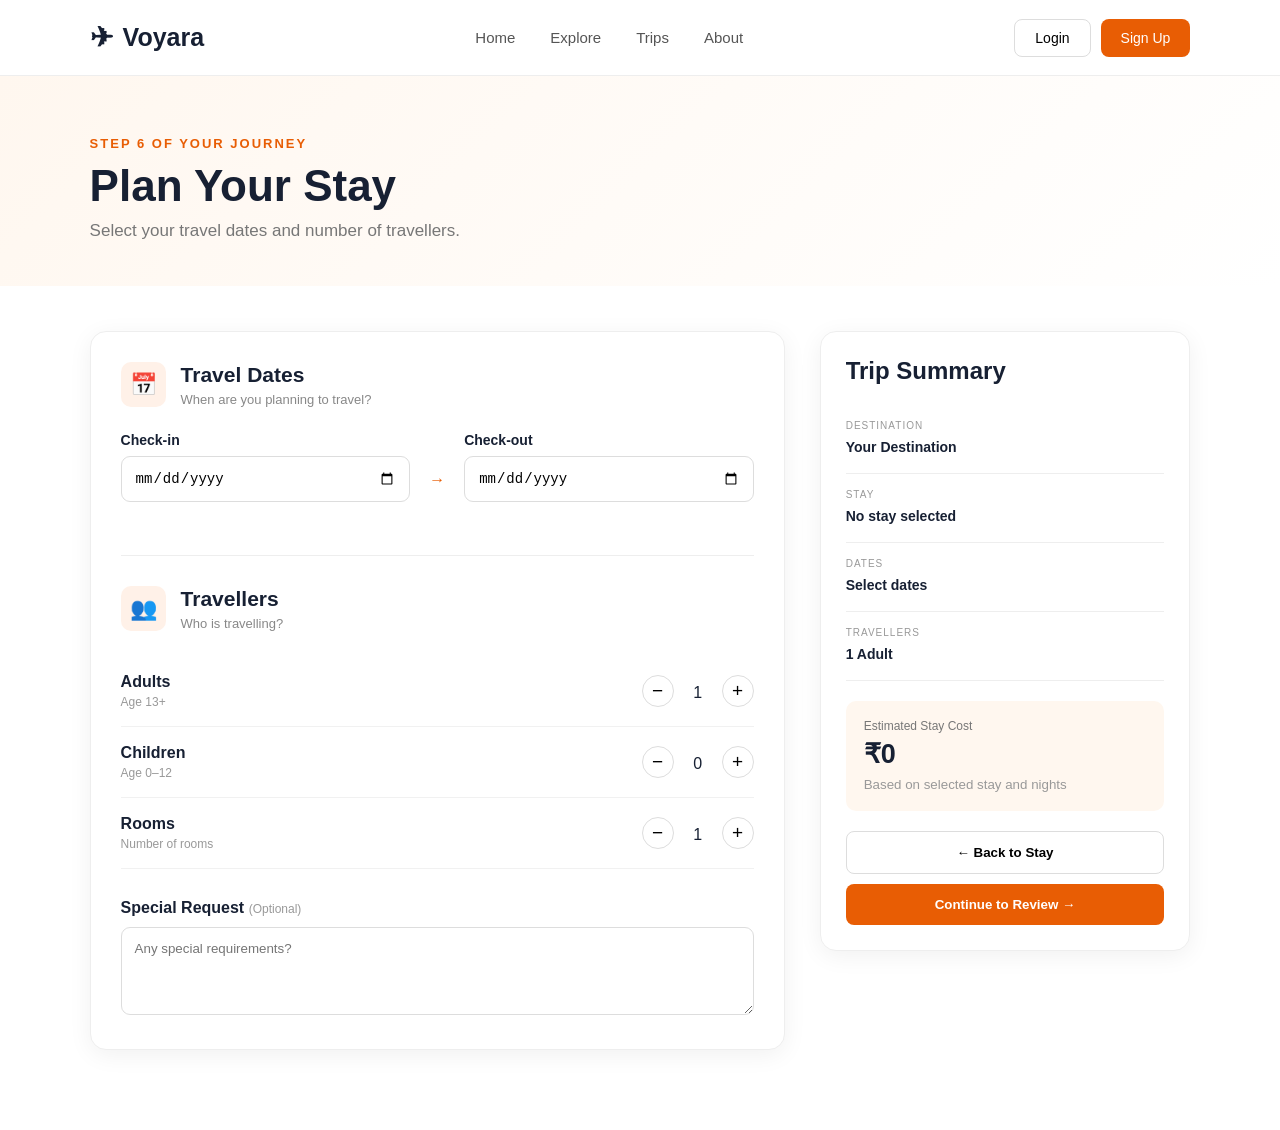
<file: dates.html>
<!DOCTYPE html>
<html lang="en">

<head>

    <meta charset="UTF-8">

    <meta
        name="viewport"
        content="width=device-width, initial-scale=1.0"
    >

    <title>Voyara - Trip Dates</title>

    <link
        rel="stylesheet"
        href="css/style.css"
    >

    <link
        rel="stylesheet"
        href="css/dates.css"
    >

</head>


<body>


<!-- =========================================
     NAVBAR
========================================= -->

<header class="navbar">

    <div class="logo">

        <span class="logo-icon">
            ✈
        </span>

        <span>
            Voyara
        </span>

    </div>


    <nav class="nav-links">

        <a href="index.html">
            Home
        </a>

        <a href="#">
            Explore
        </a>

        <a href="#">
            Trips
        </a>

        <a href="#">
            About
        </a>

    </nav>


    <div class="nav-actions">

        <button class="login-btn">
            Login
        </button>

        <button class="signup-btn">
            Sign Up
        </button>

    </div>

</header>



<!-- =========================================
     PAGE HEADER
========================================= -->

<section class="dates-header">

    <div class="dates-container">

        <p class="section-label">
            STEP 6 OF YOUR JOURNEY
        </p>

        <h1>
            Plan Your Stay
        </h1>

        <p>
            Select your travel dates and number
            of travellers.
        </p>

    </div>

</section>



<!-- =========================================
     MAIN
========================================= -->

<main class="dates-container dates-main">


    <!-- =====================================
         LEFT SIDE
    ====================================== -->

    <section class="dates-card">

        <div class="card-heading">

            <span class="heading-icon">
                📅
            </span>

            <div>

                <h2>
                    Travel Dates
                </h2>

                <p>
                    When are you planning to travel?
                </p>

            </div>

        </div>



        <!-- DATES -->

        <div class="date-fields">


            <div class="date-field">

                <label for="checkIn">
                    Check-in
                </label>

                <input
                    type="date"
                    id="checkIn"
                >

            </div>


            <div class="date-arrow">
                →
            </div>


            <div class="date-field">

                <label for="checkOut">
                    Check-out
                </label>

                <input
                    type="date"
                    id="checkOut"
                >

            </div>

        </div>


        <p
            id="dateError"
            class="error-message"
        ></p>



        <!-- =================================
             GUESTS
        ================================== -->

        <div class="guest-section">

            <div class="card-heading">

                <span class="heading-icon">
                    👥
                </span>

                <div>

                    <h2>
                        Travellers
                    </h2>

                    <p>
                        Who is travelling?
                    </p>

                </div>

            </div>



            <!-- ADULTS -->

            <div class="guest-row">

                <div>

                    <strong>
                        Adults
                    </strong>

                    <span>
                        Age 13+
                    </span>

                </div>


                <div class="counter">

                    <button
                        class="counter-btn"
                        data-type="adults"
                        data-action="decrease"
                    >
                        −
                    </button>


                    <span id="adultCount">
                        1
                    </span>


                    <button
                        class="counter-btn"
                        data-type="adults"
                        data-action="increase"
                    >
                        +
                    </button>

                </div>

            </div>



            <!-- CHILDREN -->

            <div class="guest-row">

                <div>

                    <strong>
                        Children
                    </strong>

                    <span>
                        Age 0–12
                    </span>

                </div>


                <div class="counter">

                    <button
                        class="counter-btn"
                        data-type="children"
                        data-action="decrease"
                    >
                        −
                    </button>


                    <span id="childCount">
                        0
                    </span>


                    <button
                        class="counter-btn"
                        data-type="children"
                        data-action="increase"
                    >
                        +
                    </button>

                </div>

            </div>



            <!-- ROOMS -->

            <div class="guest-row">

                <div>

                    <strong>
                        Rooms
                    </strong>

                    <span>
                        Number of rooms
                    </span>

                </div>


                <div class="counter">

                    <button
                        class="counter-btn"
                        data-type="rooms"
                        data-action="decrease"
                    >
                        −
                    </button>


                    <span id="roomCount">
                        1
                    </span>


                    <button
                        class="counter-btn"
                        data-type="rooms"
                        data-action="increase"
                    >
                        +
                    </button>

                </div>

            </div>

        </div>



        <!-- SPECIAL REQUEST -->

        <div class="request-section">

            <label for="specialRequest">
                Special Request
                <span>(Optional)</span>
            </label>

            <textarea
                id="specialRequest"
                rows="4"
                placeholder="Any special requirements?"
            ></textarea>

        </div>


    </section>



    <!-- =====================================
         RIGHT SIDE
    ====================================== -->

    <aside class="trip-preview">

        <h2>
            Trip Summary
        </h2>


        <!-- DESTINATION -->

        <div class="preview-section">

            <span>
                DESTINATION
            </span>

            <strong id="destinationPreview">
                —
            </strong>

        </div>



        <!-- STAY -->

        <div class="preview-section">

            <span>
                STAY
            </span>

            <strong id="stayPreview">
                —
            </strong>

        </div>



        <!-- DATES -->

        <div class="preview-section">

            <span>
                DATES
            </span>

            <strong id="datePreview">
                Select dates
            </strong>

        </div>



        <!-- TRAVELLERS -->

        <div class="preview-section">

            <span>
                TRAVELLERS
            </span>

            <strong id="travellerPreview">
                1 Adult
            </strong>

        </div>



        <!-- ESTIMATE -->

        <div class="estimate-box">

            <span>
                Estimated Stay Cost
            </span>

            <strong id="estimatedCost">
                ₹0
            </strong>

            <small>
                Based on selected stay and nights
            </small>

        </div>



        <!-- BUTTONS -->

        <button
            id="backToStay"
            class="back-button"
        >
            ← Back to Stay
        </button>


        <button
            id="continueReview"
            class="continue-button"
        >
            Continue to Review →
        </button>


    </aside>

</main>



<script src="js/data.js"></script>

<script src="js/dates.js"></script>

</body>

</html>
</file>
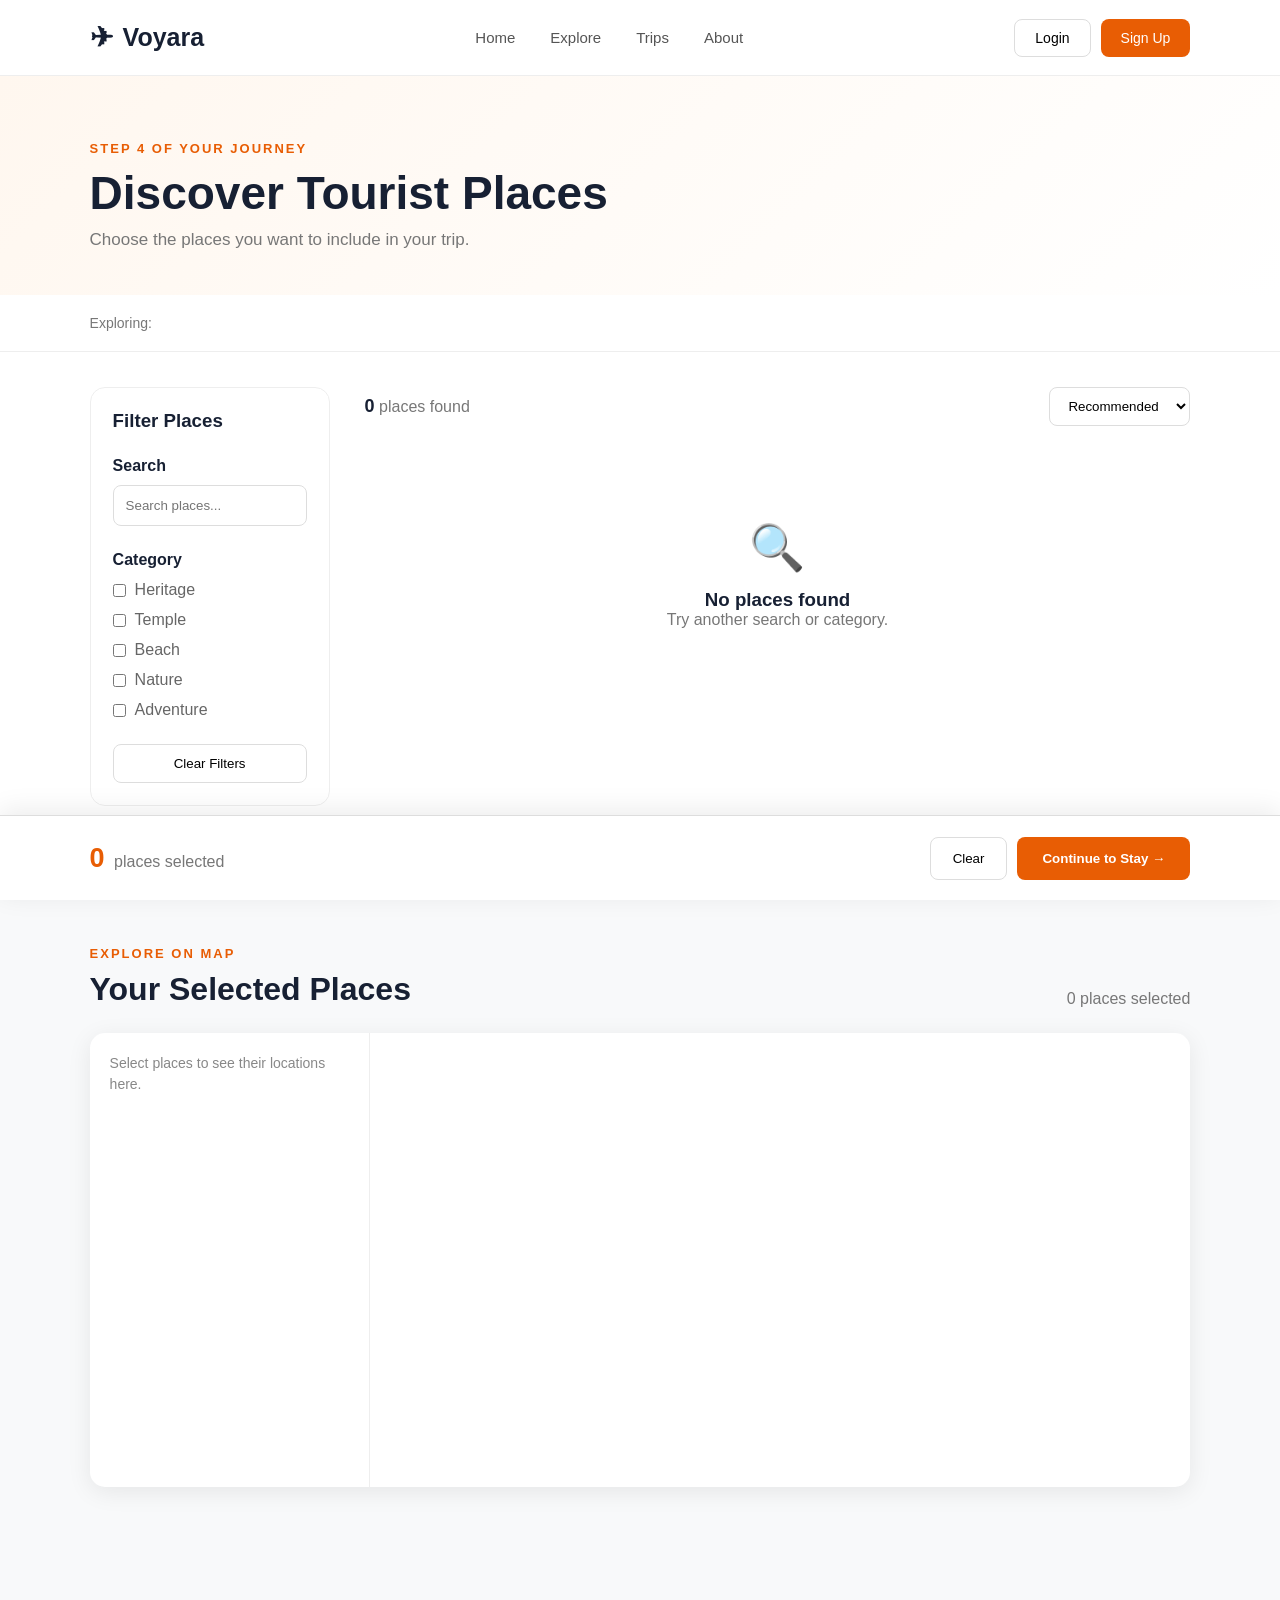
<file: places.html>
<!DOCTYPE html>
<html lang="en">

<head>

    <meta charset="UTF-8">

    <meta
        name="viewport"
        content="width=device-width, initial-scale=1.0"
    >

    <title>Voyara - Tourist Places</title>

    <link
        rel="stylesheet"
        href="css/style.css"
    >

    <link
        rel="stylesheet"
        href="css/places.css"
    >

</head>

<body>


<!-- =========================================
     NAVBAR
========================================= -->

<header class="navbar">

    <div class="logo">

        <span class="logo-icon">✈</span>

        <span>
            Voyara
        </span>

    </div>


    <nav class="nav-links">

        <a href="index.html">
            Home
        </a>

        <a href="#">
            Explore
        </a>

        <a href="#">
            Trips
        </a>

        <a href="#">
            About
        </a>

    </nav>


    <div class="nav-actions">

        <button class="login-btn">
            Login
        </button>

        <button class="signup-btn">
            Sign Up
        </button>

    </div>

</header>



<!-- =========================================
     PAGE HEADER
========================================= -->

<section class="places-header">

    <div>

        <p class="section-label">
            STEP 4 OF YOUR JOURNEY
        </p>

        <h1>
            Discover Tourist Places
        </h1>

        <p>
            Choose the places you want to
            include in your trip.
        </p>

    </div>

</section>



<!-- =========================================
     SELECTED DESTINATIONS
========================================= -->

<section class="selected-destination-section">

    <div class="places-container">

        <div class="selected-destination-info">

            <span>
                Exploring:
            </span>

            <div
                id="selectedDestinationNames"
                class="destination-pills"
            ></div>

        </div>

    </div>

</section>



<!-- =========================================
     MAIN CONTENT
========================================= -->

<main class="places-container places-main">


    <!-- =====================================
         LEFT FILTER SIDEBAR
    ====================================== -->

    <aside class="places-sidebar">

        <h3>
            Filter Places
        </h3>


        <div class="filter-group">

            <label>
                Search
            </label>

            <input
                type="text"
                id="placeSearch"
                placeholder="Search places..."
            >

        </div>


        <div class="filter-group">

            <label>
                Category
            </label>


            <label class="checkbox-option">

                <input
                    type="checkbox"
                    value="heritage"
                    class="category-filter"
                >

                Heritage

            </label>


            <label class="checkbox-option">

                <input
                    type="checkbox"
                    value="temple"
                    class="category-filter"
                >

                Temple

            </label>


            <label class="checkbox-option">

                <input
                    type="checkbox"
                    value="beach"
                    class="category-filter"
                >

                Beach

            </label>


            <label class="checkbox-option">

                <input
                    type="checkbox"
                    value="nature"
                    class="category-filter"
                >

                Nature

            </label>


            <label class="checkbox-option">

                <input
                    type="checkbox"
                    value="adventure"
                    class="category-filter"
                >

                Adventure

            </label>

        </div>


        <button
            id="clearFilters"
            class="clear-filter-btn"
        >
            Clear Filters
        </button>

    </aside>



    <!-- =====================================
         RIGHT CONTENT
    ====================================== -->

    <section class="places-content">


        <div class="places-toolbar">

            <div>

                <strong id="placesCount">
                    0
                </strong>

                places found

            </div>


            <select id="sortPlaces">

                <option value="recommended">
                    Recommended
                </option>

                <option value="rating">
                    Highest Rated
                </option>

                <option value="name">
                    Name A-Z
                </option>

            </select>

        </div>



        <!-- PLACE CARDS -->

        <div
            id="placesGrid"
            class="places-grid"
        ></div>


    </section>

</main>



<!-- =========================================
     MAP SECTION
========================================= -->

<section class="map-section">

    <div class="places-container">

        <div class="map-heading">

            <div>

                <p class="section-label">
                    EXPLORE ON MAP
                </p>

                <h2>
                    Your Selected Places
                </h2>

            </div>


            <span id="mapPlaceCount">
                0 places selected
            </span>

        </div>


        <div class="map-wrapper">

            <div
                id="mapMarkers"
                class="map-marker-list"
            >

                <p class="map-placeholder">
                    Select places to see them here.
                </p>

            </div>


            <div class="map-frame">

                <iframe
                    id="mapFrame"
                    src="about:blank"
                    loading="lazy"
                    title="Tourist places map"
                >
                </iframe>

            </div>

        </div>

    </div>

</section>



<!-- =========================================
     BOTTOM SELECTION BAR
========================================= -->

<div class="places-selection-bar">

    <div>

        <strong id="selectedPlaceCount">
            0
        </strong>

        <span>
            places selected
        </span>

    </div>


    <div class="place-actions">

        <button
            id="clearPlaces"
            class="clear-btn"
        >
            Clear
        </button>


        <button
            id="continueStay"
            class="continue-btn"
        >
            Continue to Stay →
        </button>

    </div>

</div>



<script src="js/data.js"></script>

<script src="js/places.js"></script>

</body>

</html>
</file>
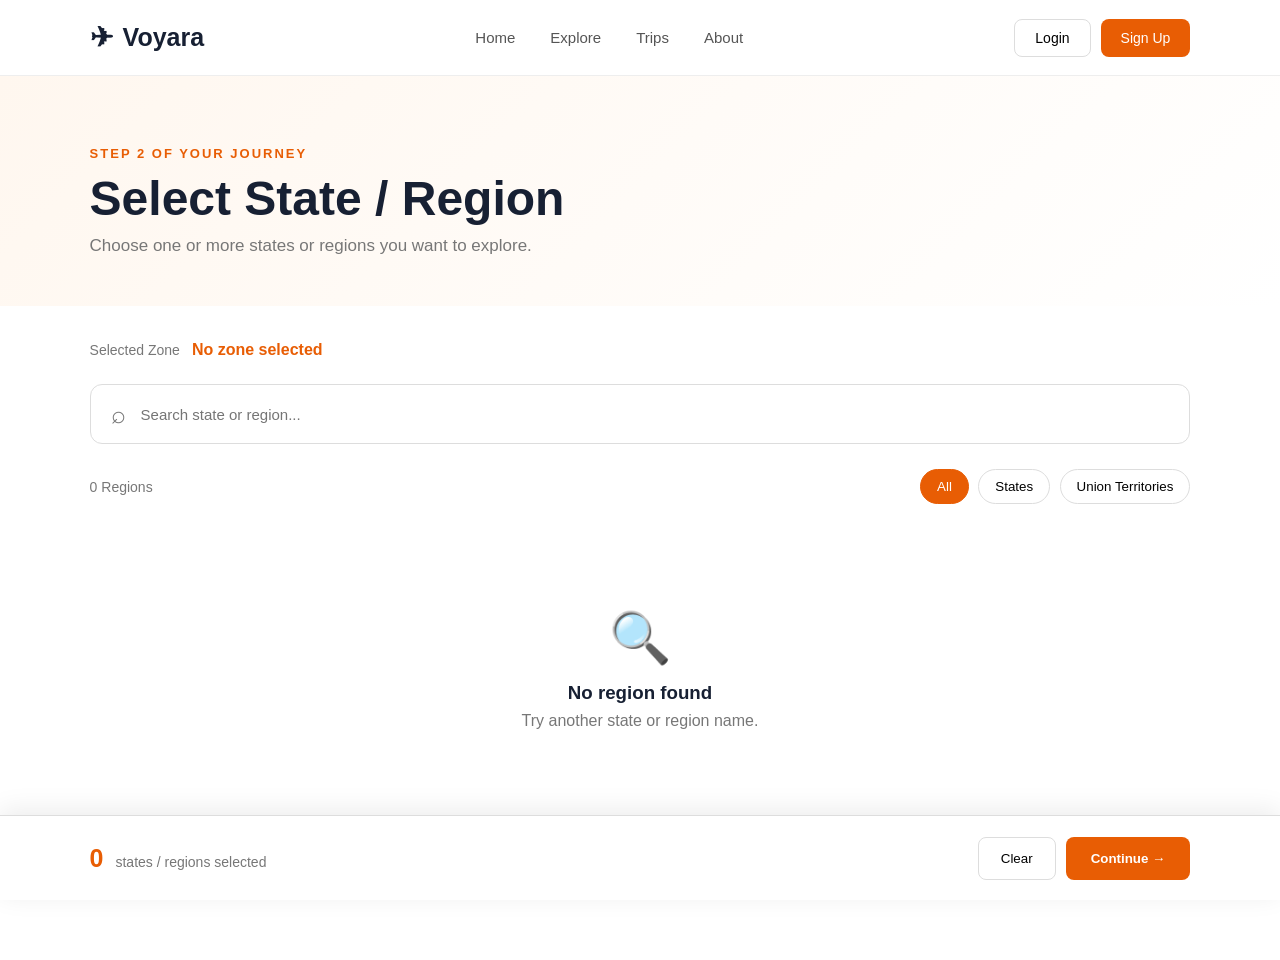
<file: zones.html>
<!DOCTYPE html>
<html lang="en">

<head>

    <meta charset="UTF-8">

    <meta
        name="viewport"
        content="width=device-width, initial-scale=1.0"
    >

    <title>Voyara - Select Region</title>

    <link
        rel="stylesheet"
        href="css/style.css"
    >

    <link
        rel="stylesheet"
        href="css/zones.css"
    >

</head>


<body>


<!-- ================= NAVBAR ================= -->

<header class="navbar">

    <div class="logo">
        <span class="logo-icon">✈</span>
        <span>Voyara</span>
    </div>

    <nav class="nav-links">

        <a href="index.html">
            Home
        </a>

        <a href="#">
            Explore
        </a>

        <a href="#">
            Trips
        </a>

        <a href="#">
            About
        </a>

    </nav>

    <div class="nav-actions">

        <button class="login-btn">
            Login
        </button>

        <button class="signup-btn">
            Sign Up
        </button>

    </div>

</header>


<!-- ================= PAGE HEADER ================= -->

<section class="region-header">

    <div>

        <p class="section-label">
            STEP 2 OF YOUR JOURNEY
        </p>

        <h1>
            Select State / Region
        </h1>

        <p>
            Choose one or more states or regions
            you want to explore.
        </p>

    </div>

</section>


<!-- ================= MAIN ================= -->

<main class="region-container">


    <!-- SELECTED ZONE -->

    <div class="selected-zone">

        <span>
            Selected Zone
        </span>

        <strong id="zoneName">
            Loading...
        </strong>

    </div>


    <!-- SEARCH -->

    <div class="region-search">

        <span>⌕</span>

        <input
            type="text"
            id="regionSearch"
            placeholder="Search state or region..."
        >

    </div>


    <!-- FILTER -->

    <div class="region-toolbar">

        <div>

            <span id="resultCount">
                0 Regions
            </span>

        </div>

        <div>

            <button
                class="filter-btn active"
                data-filter="all"
            >
                All
            </button>

            <button
                class="filter-btn"
                data-filter="State"
            >
                States
            </button>

            <button
                class="filter-btn"
                data-filter="Union Territory"
            >
                Union Territories
            </button>

        </div>

    </div>


    <!-- REGION CARDS -->

    <div
        class="regions-grid"
        id="regionsContainer"
    ></div>


</main>


<!-- ================= BOTTOM BAR ================= -->

<div class="selection-bar">

    <div>

        <strong id="selectedCount">
            0
        </strong>

        <span>
            states / regions selected
        </span>

    </div>


    <div class="selection-actions">

        <button
            id="clearSelection"
            class="clear-btn"
        >
            Clear
        </button>

        <button
            id="continueBtn"
            class="continue-btn"
        >
            Continue →
        </button>

    </div>

</div>


<script src="js/data.js"></script>
<script src="js/zones.js"></script>

</body>

</html>
</file>
<file: css/style.css>
/* =========================================
   RESET
========================================= */

* {
    margin: 0;
    padding: 0;
    box-sizing: border-box;
}


html {
    scroll-behavior: smooth;
}


body {
    font-family:
        Arial,
        Helvetica,
        sans-serif;

    background: #ffffff;

    color: #172033;
}


/* =========================================
   NAVBAR
========================================= */

.navbar {

    width: 100%;

    height: 76px;

    padding: 0 7%;

    display: flex;

    align-items: center;

    justify-content: space-between;

    background: white;

    border-bottom: 1px solid #eeeeee;

    position: sticky;

    top: 0;

    z-index: 1000;
}


.logo {

    display: flex;

    align-items: center;

    gap: 10px;

    font-size: 25px;

    font-weight: 700;

    color: #172033;
}


.logo-icon {

    font-size: 28px;
}


.nav-links {

    display: flex;

    gap: 35px;
}


.nav-links a {

    text-decoration: none;

    color: #555;

    font-size: 15px;

    transition: 0.3s;
}


.nav-links a:hover {

    color: #e85d04;
}


.nav-actions {

    display: flex;

    gap: 10px;
}


.login-btn,
.signup-btn {

    padding: 10px 20px;

    border-radius: 8px;

    cursor: pointer;

    font-size: 14px;
}


.login-btn {

    border: 1px solid #ddd;

    background: white;
}


.signup-btn {

    border: none;

    background: #e85d04;

    color: white;
}


/* =========================================
   HERO
========================================= */

.hero {

    min-height: 620px;

    position: relative;

    display: flex;

    align-items: center;

    background-image:
        url(
        "https://images.unsplash.com/photo-1524492412937-b28074a5d7da?auto=format&fit=crop&w=1800&q=85"
        );

    background-size: cover;

    background-position: center;
}


.hero-overlay {

    position: absolute;

    inset: 0;

    background:
        linear-gradient(
            90deg,
            rgba(0,0,0,0.75),
            rgba(0,0,0,0.35),
            rgba(0,0,0,0.15)
        );
}


.hero-content {

    position: relative;

    z-index: 2;

    width: 86%;

    max-width: 1200px;

    margin: auto;

    color: white;
}


.hero-small-title {

    letter-spacing: 3px;

    font-size: 13px;

    margin-bottom: 18px;
}


.hero h1 {

    font-size: clamp(45px, 6vw, 76px);

    line-height: 1.05;

    margin-bottom: 25px;
}


.hero h1 span {

    color: #ff9f1c;
}


.hero-description {

    max-width: 600px;

    font-size: 18px;

    line-height: 1.7;

    color: #f0f0f0;

    margin-bottom: 35px;
}


/* =========================================
   SEARCH BOX
========================================= */

.search-box {

    width: 700px;

    max-width: 100%;

    background: white;

    border-radius: 12px;

    padding: 7px;

    display: flex;

    align-items: center;

    box-shadow:
        0 15px 40px
        rgba(0,0,0,0.2);
}


.search-icon {

    color: #777;

    font-size: 25px;

    padding-left: 15px;
}


.search-box input {

    flex: 1;

    border: none;

    outline: none;

    padding: 16px;

    font-size: 15px;
}


.search-box button {

    border: none;

    background: #e85d04;

    color: white;

    padding: 15px 25px;

    border-radius: 8px;

    cursor: pointer;

    font-weight: 600;
}


/* =========================================
   POPULAR SEARCHES
========================================= */

.popular-searches {

    display: flex;

    align-items: center;

    gap: 10px;

    margin-top: 18px;

    flex-wrap: wrap;
}


.popular-searches span {

    font-size: 14px;

    color: #eee;
}


.popular-searches button {

    border: 1px solid
        rgba(255,255,255,0.4);

    background:
        rgba(255,255,255,0.1);

    color: white;

    border-radius: 20px;

    padding: 7px 14px;

    cursor: pointer;

    backdrop-filter: blur(5px);
}


/* =========================================
   SECTION
========================================= */

.zones-section,
.popular-section,
.workflow-section {

    padding: 90px 7%;
}


.section-heading {

    text-align: center;

    max-width: 700px;

    margin:
        0 auto 45px;
}


.section-label {

    color: #e85d04;

    font-size: 13px;

    letter-spacing: 2px;

    font-weight: 700;

    margin-bottom: 10px;
}


.section-heading h2 {

    font-size: 38px;

    margin-bottom: 12px;

    color: #172033;
}


.section-heading p {

    color: #777;

    line-height: 1.6;
}


/* =========================================
   ZONES
========================================= */

.zones-grid {

    display: grid;

    grid-template-columns:
        repeat(3, 1fr);

    gap: 25px;

    max-width: 1250px;

    margin: auto;
}


.zone-card {

    height: 300px;

    position: relative;

    overflow: hidden;

    border-radius: 18px;

    cursor: pointer;

    transition: 0.4s;
}


.zone-card:hover {

    transform: translateY(-8px);

    box-shadow:
        0 20px 40px
        rgba(0,0,0,0.15);
}


.zone-card img {

    width: 100%;

    height: 100%;

    object-fit: cover;

    transition: 0.5s;
}


.zone-card:hover img {

    transform: scale(1.08);
}


.zone-overlay {

    position: absolute;

    inset: 0;

    background:
        linear-gradient(
            transparent 25%,
            rgba(0,0,0,0.8)
        );
}


.zone-content {

    position: absolute;

    left: 25px;

    bottom: 25px;

    color: white;
}


.zone-icon {

    font-size: 30px;

    margin-bottom: 8px;
}


.zone-content h3 {

    font-size: 25px;

    margin-bottom: 7px;
}


.zone-content p {

    font-size: 14px;

    color: #eee;

    margin-bottom: 12px;
}


.explore-zone {

    border: none;

    background: transparent;

    color: #ffb347;

    font-weight: 600;

    cursor: pointer;

    font-size: 14px;
}


/* =========================================
   DESTINATIONS
========================================= */

.destination-grid {

    max-width: 1250px;

    margin: auto;

    display: grid;

    grid-template-columns:
        repeat(4, 1fr);

    gap: 20px;
}


.destination-card {

    border-radius: 16px;

    overflow: hidden;

    background: white;

    box-shadow:
        0 5px 25px
        rgba(0,0,0,0.08);

    transition: 0.3s;
}


.destination-card:hover {

    transform: translateY(-5px);
}


.destination-card img {

    width: 100%;

    height: 220px;

    object-fit: cover;
}


.destination-info {

    padding: 20px;
}


.destination-info span {

    font-size: 13px;

    color: #e85d04;

    font-weight: 600;
}


.destination-info h3 {

    margin:
        7px 0;

    font-size: 20px;
}


.destination-info p {

    color: #777;

    font-size: 14px;

    line-height: 1.5;
}


/* =========================================
   WORKFLOW
========================================= */

.workflow-section {

    background: #f8f9fb;
}


.workflow {

    max-width: 1100px;

    margin: auto;

    display: grid;

    grid-template-columns:
        repeat(4, 1fr);

    gap: 20px;
}


.workflow-item {

    background: white;

    padding: 30px;

    border-radius: 15px;

    text-align: center;
}


.workflow-item span {

    display: inline-flex;

    width: 45px;

    height: 45px;

    border-radius: 50%;

    align-items: center;

    justify-content: center;

    background: #fff0e5;

    color: #e85d04;

    font-weight: bold;

    margin-bottom: 15px;
}


.workflow-item h3 {

    margin-bottom: 10px;
}


.workflow-item p {

    color: #777;

    line-height: 1.5;

    font-size: 14px;
}


/* =========================================
   FOOTER
========================================= */

footer {

    background: #172033;

    color: white;

    text-align: center;

    padding: 50px 20px;
}


.footer-logo {

    font-size: 25px;

    font-weight: bold;

    margin-bottom: 10px;
}


footer p {

    color: #bbb;

    margin: 8px;
}


.copyright {

    font-size: 13px;

    margin-top: 25px !important;
}


/* =========================================
   RESPONSIVE
========================================= */

@media (max-width: 1000px) {

    .zones-grid {

        grid-template-columns:
            repeat(2, 1fr);
    }

    .destination-grid {

        grid-template-columns:
            repeat(2, 1fr);
    }

    .workflow {

        grid-template-columns:
            repeat(2, 1fr);
    }

}


@media (max-width: 700px) {

    .navbar {

        padding: 0 20px;
    }


    .nav-links {

        display: none;
    }


    .hero {

        min-height: 600px;
    }


    .hero-content {

        width: 90%;
    }


    .hero h1 {

        font-size: 45px;
    }


    .search-box {

        flex-direction: column;

        padding: 8px;
    }


    .search-box input {

        width: 100%;
    }


    .search-box button {

        width: 100%;
    }


    .zones-grid,
    .destination-grid,
    .workflow {

        grid-template-columns: 1fr;
    }


    .zones-section,
    .popular-section,
    .workflow-section {

        padding:
            65px 20px;
    }


    .section-heading h2 {

        font-size: 30px;
    }

}
</file>
<file: css/dates.css>
/* =========================================
   HEADER
========================================= */

.dates-header {

    padding:
        60px 0 45px;

    background:
        linear-gradient(
            135deg,
            #fff7ef,
            #ffffff
        );

}


.dates-container {

    width: 86%;

    max-width: 1150px;

    margin: auto;

}


.dates-header h1 {

    font-size: 44px;

    color: #172033;

    margin:
        10px 0;

}


.dates-header p:not(.section-label) {

    color: #777;

    font-size: 17px;

}


/* =========================================
   MAIN
========================================= */

.dates-main {

    display: grid;

    grid-template-columns:
        1.5fr 0.8fr;

    gap: 35px;

    padding:
        45px 0 80px;

}


/* =========================================
   CARD
========================================= */

.dates-card {

    background: white;

    border:
        1px solid #eee;

    border-radius: 16px;

    padding: 30px;

    box-shadow:
        0 5px 25px
        rgba(0,0,0,0.06);

}


.card-heading {

    display: flex;

    gap: 15px;

    align-items: center;

    margin-bottom: 25px;

}


.heading-icon {

    width: 45px;

    height: 45px;

    display: flex;

    align-items: center;

    justify-content: center;

    background: #fff1e8;

    border-radius: 10px;

    font-size: 22px;

}


.card-heading h2 {

    margin: 0;

    font-size: 21px;

    color: #172033;

}


.card-heading p {

    margin:
        5px 0 0;

    color: #888;

    font-size: 13px;

}


/* =========================================
   DATES
========================================= */

.date-fields {

    display: grid;

    grid-template-columns:
        1fr 30px 1fr;

    align-items: end;

    gap: 12px;

}


.date-field label {

    display: block;

    font-weight: 600;

    font-size: 14px;

    margin-bottom: 8px;

}


.date-field input {

    width: 100%;

    padding: 13px;

    border:
        1px solid #ddd;

    border-radius: 9px;

    font-size: 14px;

}


.date-arrow {

    text-align: center;

    color: #e85d04;

    padding-bottom: 13px;

    font-weight: bold;

}


.error-message {

    color: #d62828;

    font-size: 13px;

    min-height: 18px;

    margin:
        10px 0;

}


/* =========================================
   GUESTS
========================================= */

.guest-section {

    border-top:
        1px solid #eee;

    margin-top: 25px;

    padding-top: 30px;

}


.guest-row {

    display: flex;

    justify-content: space-between;

    align-items: center;

    padding:
        17px 0;

    border-bottom:
        1px solid #f1f1f1;

}


.guest-row strong {

    display: block;

    color: #172033;

}


.guest-row span {

    display: block;

    color: #999;

    font-size: 12px;

    margin-top: 4px;

}


.counter {

    display: flex;

    align-items: center;

    gap: 15px;

}


.counter > span {

    color: #172033;

    font-size: 16px;

    min-width: 18px;

    text-align: center;

}


.counter-btn {

    width: 32px;

    height: 32px;

    border:
        1px solid #ddd;

    border-radius: 50%;

    background: white;

    font-size: 19px;

    cursor: pointer;

}


.counter-btn:hover {

    border-color: #e85d04;

    color: #e85d04;

}


/* =========================================
   REQUEST
========================================= */

.request-section {

    margin-top: 30px;

}


.request-section label {

    display: block;

    font-weight: 600;

    margin-bottom: 10px;

}


.request-section label span {

    color: #999;

    font-weight: normal;

    font-size: 12px;

}


.request-section textarea {

    width: 100%;

    resize: vertical;

    border:
        1px solid #ddd;

    border-radius: 9px;

    padding: 13px;

    font-family: inherit;

    outline: none;

}


/* =========================================
   SUMMARY
========================================= */

.trip-preview {

    height: fit-content;

    position: sticky;

    top: 20px;

    background: white;

    border:
        1px solid #eee;

    border-radius: 16px;

    padding: 25px;

    box-shadow:
        0 5px 25px
        rgba(0,0,0,0.06);

}


.trip-preview h2 {

    margin:
        0 0 20px;

    color: #172033;

}


.preview-section {

    padding:
        15px 0;

    border-bottom:
        1px solid #eee;

}


.preview-section span {

    display: block;

    color: #999;

    font-size: 10px;

    letter-spacing: 1px;

    margin-bottom: 6px;

}


.preview-section strong {

    color: #172033;

    font-size: 14px;

    line-height: 1.5;

}


/* =========================================
   ESTIMATE
========================================= */

.estimate-box {

    margin:
        20px 0;

    padding: 18px;

    background: #fff7ef;

    border-radius: 10px;

}


.estimate-box span {

    display: block;

    color: #777;

    font-size: 12px;

}


.estimate-box strong {

    display: block;

    font-size: 27px;

    color: #172033;

    margin:
        5px 0;

}


.estimate-box small {

    color: #999;

}


/* =========================================
   BUTTONS
========================================= */

.back-button,
.continue-button {

    width: 100%;

    padding: 13px;

    border-radius: 8px;

    cursor: pointer;

    font-weight: 600;

}


.back-button {

    background: white;

    border:
        1px solid #ddd;

    margin-bottom: 10px;

}


.continue-button {

    background: #e85d04;

    color: white;

    border: none;

}


.continue-button:hover {

    background: #cf5000;

}


/* =========================================
   RESPONSIVE
========================================= */

@media (max-width: 850px) {

    .dates-main {

        grid-template-columns: 1fr;

    }


    .trip-preview {

        position: static;

    }

}


@media (max-width: 600px) {

    .dates-container {

        width: 90%;

    }


    .dates-header h1 {

        font-size: 34px;

    }


    .dates-card {

        padding: 20px;

    }


    .date-fields {

        grid-template-columns: 1fr;

    }


    .date-arrow {

        display: none;

    }

}
</file>
<file: css/places.css>
/* =========================================
   HEADER
========================================= */

.places-header {

    padding: 65px 7% 45px;

    background:
        linear-gradient(
            135deg,
            #fff7ef,
            #ffffff
        );

}


.places-header h1 {

    font-size: 46px;

    margin:
        10px 0;

    color: #172033;

}


.places-header p:not(.section-label) {

    color: #777;

    font-size: 17px;

}


/* =========================================
   CONTAINER
========================================= */

.places-container {

    width: 86%;

    max-width: 1250px;

    margin: auto;

}


/* =========================================
   DESTINATION BAR
========================================= */

.selected-destination-section {

    border-bottom:
        1px solid #eee;

    background: white;

}


.selected-destination-info {

    display: flex;

    align-items: center;

    gap: 12px;

    flex-wrap: wrap;

    padding: 20px 0;

}


.selected-destination-info > span {

    color: #777;

    font-size: 14px;

}


.destination-pills {

    display: flex;

    flex-wrap: wrap;

    gap: 8px;

}


.destination-pill {

    background: #fff0e5;

    color: #e85d04;

    padding:
        7px 14px;

    border-radius: 20px;

    font-size: 13px;

    font-weight: 600;

}


/* =========================================
   MAIN
========================================= */

.places-main {

    display: grid;

    grid-template-columns:
        240px 1fr;

    gap: 35px;

    padding:
        35px 0 80px;

}


/* =========================================
   SIDEBAR
========================================= */

.places-sidebar {

    border:
        1px solid #eee;

    border-radius: 15px;

    padding: 22px;

    height: fit-content;

    position: sticky;

    top: 20px;

}


.places-sidebar h3 {

    margin-bottom: 25px;

}


.filter-group {

    margin-bottom: 25px;

}


.filter-group > label:first-child {

    display: block;

    font-weight: 600;

    margin-bottom: 10px;

}


.filter-group input[type="text"] {

    width: 100%;

    padding: 12px;

    border:
        1px solid #ddd;

    border-radius: 8px;

    outline: none;

}


.checkbox-option {

    display: flex !important;

    align-items: center;

    gap: 9px;

    margin:
        12px 0;

    color: #666;

    cursor: pointer;

}


.checkbox-option input {

    accent-color: #e85d04;

}


.clear-filter-btn {

    width: 100%;

    padding: 11px;

    background: white;

    border:
        1px solid #ddd;

    border-radius: 8px;

    cursor: pointer;

}


/* =========================================
   TOOLBAR
========================================= */

.places-toolbar {

    display: flex;

    justify-content: space-between;

    align-items: center;

    margin-bottom: 25px;

}


.places-toolbar div {

    color: #777;

}


.places-toolbar strong {

    color: #172033;

    font-size: 18px;

}


.places-toolbar select {

    padding:
        10px 14px;

    border:
        1px solid #ddd;

    border-radius: 8px;

    background: white;

}


/* =========================================
   GRID
========================================= */

.places-grid {

    display: grid;

    grid-template-columns:
        repeat(2, 1fr);

    gap: 25px;

}


/* =========================================
   CARD
========================================= */

.place-card {

    background: white;

    border:
        2px solid transparent;

    border-radius: 16px;

    overflow: hidden;

    box-shadow:
        0 5px 22px
        rgba(0,0,0,0.07);

    cursor: pointer;

    transition: 0.3s;

}


.place-card:hover {

    transform:
        translateY(-5px);

}


.place-card.selected {

    border-color: #e85d04;

}


/* =========================================
   IMAGE
========================================= */

.place-image {

    height: 205px;

    position: relative;

    overflow: hidden;

}


.place-image img {

    width: 100%;

    height: 100%;

    object-fit: cover;

    transition: 0.4s;

}


.place-card:hover
.place-image img {

    transform: scale(1.06);

}


/* =========================================
   SELECT BUTTON
========================================= */

.place-select-button {

    position: absolute;

    top: 15px;

    right: 15px;

    width: 40px;

    height: 40px;

    border: none;

    border-radius: 50%;

    background: white;

    color: #e85d04;

    font-size: 22px;

    cursor: pointer;

    box-shadow:
        0 4px 15px
        rgba(0,0,0,0.15);

}


.place-card.selected
.place-select-button {

    background: #e85d04;

    color: white;

}


/* =========================================
   CARD CONTENT
========================================= */

.place-card-content {

    padding: 20px;

}


.place-category {

    color: #e85d04;

    text-transform: uppercase;

    font-size: 11px;

    font-weight: 700;

    letter-spacing: 1px;

}


.place-card-content h2 {

    margin:
        7px 0;

    font-size: 22px;

}


.place-rating {

    margin-bottom: 10px;

    font-size: 14px;

}


.place-card-content p {

    color: #777;

    line-height: 1.5;

    font-size: 14px;

}


.place-location {

    margin-top: 15px;

    color: #777;

    font-size: 12px;

}


.place-card-footer {

    display: flex;

    justify-content: space-between;

    border-top:
        1px solid #eee;

    margin-top: 15px;

    padding-top: 14px;

    font-size: 13px;

    color: #777;

}


.place-card-footer strong {

    color: #e85d04;

}


/* =========================================
   EMPTY
========================================= */

.places-empty {

    grid-column:
        1 / -1;

    text-align: center;

    padding: 70px 20px;

}


.places-empty div {

    font-size: 45px;

    margin-bottom: 15px;

}


.places-empty p {

    color: #777;

}


/* =========================================
   MAP
========================================= */

.map-section {

    background: #f8f9fa;

    padding:
        60px 0 140px;

}


.map-heading {

    display: flex;

    justify-content: space-between;

    align-items: end;

    margin-bottom: 25px;

}


.map-heading h2 {

    font-size: 32px;

    margin-top: 5px;

}


.map-heading > span {

    color: #777;

}


.map-wrapper {

    display: grid;

    grid-template-columns:
        280px 1fr;

    min-height: 450px;

    background: white;

    border-radius: 15px;

    overflow: hidden;

    box-shadow:
        0 5px 25px
        rgba(0,0,0,0.08);

}


.map-marker-list {

    padding: 20px;

    border-right:
        1px solid #eee;

    overflow-y: auto;

}


.map-place {

    display: flex;

    gap: 12px;

    padding: 15px 5px;

    border-bottom:
        1px solid #eee;

}


.map-number {

    font-size: 20px;

}


.map-place strong {

    display: block;

    margin-bottom: 5px;

}


.map-place span {

    color: #777;

    font-size: 11px;

}


.map-placeholder {

    color: #888;

    font-size: 14px;

    line-height: 1.5;

}


.map-frame {

    min-height: 450px;

}


.map-frame iframe {

    width: 100%;

    height: 100%;

    min-height: 450px;

    border: none;

}


/* =========================================
   BOTTOM BAR
========================================= */

.places-selection-bar {

    position: fixed;

    left: 0;

    bottom: 0;

    width: 100%;

    min-height: 85px;

    padding:
        15px 7%;

    background: white;

    border-top:
        1px solid #ddd;

    box-shadow:
        0 -5px 25px
        rgba(0,0,0,0.08);

    display: flex;

    align-items: center;

    justify-content: space-between;

    z-index: 1000;

}


.places-selection-bar strong {

    color: #e85d04;

    font-size: 27px;

    margin-right: 5px;

}


.places-selection-bar span {

    color: #777;

}


.place-actions {

    display: flex;

    gap: 10px;

}


.clear-btn {

    padding:
        13px 22px;

    border:
        1px solid #ddd;

    background: white;

    border-radius: 8px;

    cursor: pointer;

}


.continue-btn {

    padding:
        13px 25px;

    border: none;

    background: #e85d04;

    color: white;

    border-radius: 8px;

    cursor: pointer;

    font-weight: 600;

}


/* =========================================
   RESPONSIVE
========================================= */

@media (max-width: 900px) {

    .places-main {

        grid-template-columns: 1fr;

    }


    .places-sidebar {

        position: static;

    }


    .places-grid {

        grid-template-columns: 1fr 1fr;

    }

}


@media (max-width: 600px) {

    .places-header {

        padding:
            45px 20px;

    }


    .places-header h1 {

        font-size: 34px;

    }


    .places-container {

        width: 90%;

    }


    .places-grid {

        grid-template-columns: 1fr;

    }


    .places-toolbar {

        flex-direction: column;

        align-items: flex-start;

        gap: 15px;

    }


    .map-wrapper {

        grid-template-columns: 1fr;

    }


    .map-marker-list {

        border-right: none;

        border-bottom:
            1px solid #eee;

        max-height: 200px;

    }


    .places-selection-bar {

        padding:
            12px 20px;

    }


    .places-selection-bar > div:first-child {

        display: none;

    }


    .place-actions {

        width: 100%;

    }


    .clear-btn {

        width: 35%;

    }


    .continue-btn {

        width: 65%;

    }

}
</file>
<file: css/zones.css>
/* =========================================
   REGION HEADER
========================================= */

.region-header {

    padding: 70px 7% 50px;

    background:
        linear-gradient(
            135deg,
            #fff7ef,
            #ffffff
        );

}


.region-header h1 {

    font-size: 48px;

    margin: 10px 0;

    color: #172033;

}


.region-header p:not(.section-label) {

    color: #777;

    font-size: 17px;

}


/* =========================================
   CONTAINER
========================================= */

.region-container {

    width: 86%;

    max-width: 1250px;

    margin: auto;

    padding:
        35px 0 150px;

}


/* =========================================
   SELECTED ZONE
========================================= */

.selected-zone {

    display: flex;

    align-items: center;

    gap: 12px;

    margin-bottom: 25px;

}


.selected-zone span {

    color: #777;

    font-size: 14px;

}


.selected-zone strong {

    color: #e85d04;

}


/* =========================================
   SEARCH
========================================= */

.region-search {

    width: 100%;

    height: 60px;

    border:
        1px solid #ddd;

    border-radius: 12px;

    display: flex;

    align-items: center;

    padding: 0 20px;

    margin-bottom: 25px;

    background: white;
}


.region-search span {

    font-size: 25px;

    color: #777;

}


.region-search input {

    width: 100%;

    border: none;

    outline: none;

    padding: 15px;

    font-size: 15px;

}


/* =========================================
   TOOLBAR
========================================= */

.region-toolbar {

    display: flex;

    align-items: center;

    justify-content: space-between;

    margin-bottom: 25px;

}


.region-toolbar > div:first-child {

    color: #777;

    font-size: 14px;

}


.filter-btn {

    padding:
        9px 16px;

    border:
        1px solid #ddd;

    background: white;

    border-radius: 20px;

    margin-left: 5px;

    cursor: pointer;

}


.filter-btn.active {

    background: #e85d04;

    color: white;

    border-color: #e85d04;

}


/* =========================================
   REGIONS GRID
========================================= */

.regions-grid {

    display: grid;

    grid-template-columns:
        repeat(3, 1fr);

    gap: 25px;

}


/* =========================================
   REGION CARD
========================================= */

.region-card {

    background: white;

    border:
        2px solid transparent;

    border-radius: 16px;

    overflow: hidden;

    box-shadow:
        0 5px 25px
        rgba(0,0,0,0.08);

    cursor: pointer;

    transition: 0.3s;
}


.region-card:hover {

    transform: translateY(-5px);

    box-shadow:
        0 15px 35px
        rgba(0,0,0,0.12);

}


.region-card.selected {

    border-color: #e85d04;

}


/* =========================================
   IMAGE
========================================= */

.region-image {

    height: 190px;

    position: relative;

    overflow: hidden;

}


.region-image img {

    width: 100%;

    height: 100%;

    object-fit: cover;

    transition: 0.4s;

}


.region-card:hover
.region-image img {

    transform: scale(1.06);

}


/* =========================================
   CHECK
========================================= */

.region-check {

    position: absolute;

    top: 15px;

    right: 15px;

    width: 32px;

    height: 32px;

    border-radius: 50%;

    background: white;

    display: flex;

    align-items: center;

    justify-content: center;

    color: #e85d04;

    font-weight: bold;

    box-shadow:
        0 3px 10px
        rgba(0,0,0,0.15);

}


.region-card.selected
.region-check {

    background: #e85d04;

    color: white;

}


/* =========================================
   INFO
========================================= */

.region-info {

    padding: 20px;

}


.region-type {

    font-size: 11px;

    text-transform: uppercase;

    letter-spacing: 1px;

    color: #e85d04;

    font-weight: bold;

}


.region-info h3 {

    margin:
        8px 0 15px;

    font-size: 21px;

    line-height: 1.3;

}


.select-label {

    color: #777;

    font-size: 13px;

}


.region-card.selected
.select-label {

    color: #e85d04;

    font-weight: 600;

}


/* =========================================
   EMPTY STATE
========================================= */

.empty-state {

    grid-column: 1 / -1;

    text-align: center;

    padding: 80px 20px;

    color: #777;

}


.empty-state div {

    font-size: 50px;

    margin-bottom: 15px;

}


.empty-state h3 {

    color: #172033;

    margin-bottom: 8px;

}


/* =========================================
   BOTTOM SELECTION BAR
========================================= */

.selection-bar {

    position: fixed;

    bottom: 0;

    left: 0;

    width: 100%;

    min-height: 85px;

    padding:
        15px 7%;

    background: white;

    border-top:
        1px solid #ddd;

    box-shadow:
        0 -5px 25px
        rgba(0,0,0,0.08);

    display: flex;

    align-items: center;

    justify-content: space-between;

    z-index: 900;
}


.selection-bar strong {

    font-size: 25px;

    color: #e85d04;

    margin-right: 5px;

}


.selection-bar span {

    color: #777;

    font-size: 14px;

}


.selection-actions {

    display: flex;

    gap: 10px;

}


.clear-btn {

    padding:
        13px 22px;

    border:
        1px solid #ddd;

    background: white;

    border-radius: 8px;

    cursor: pointer;

}


.continue-btn {

    padding:
        13px 25px;

    border: none;

    background: #e85d04;

    color: white;

    border-radius: 8px;

    cursor: pointer;

    font-weight: 600;
}


/* =========================================
   RESPONSIVE
========================================= */

@media (max-width: 900px) {

    .regions-grid {

        grid-template-columns:
            repeat(2, 1fr);

    }

}


@media (max-width: 650px) {

    .region-header {

        padding:
            45px 20px;

    }


    .region-header h1 {

        font-size: 35px;

    }


    .region-container {

        width: 90%;

    }


    .regions-grid {

        grid-template-columns: 1fr;

    }


    .region-toolbar {

        align-items: flex-start;

        gap: 15px;

        flex-direction: column;

    }


    .filter-btn {

        margin-left: 0;

        margin-right: 5px;

    }


    .selection-bar {

        padding:
            12px 20px;

    }


    .selection-bar > div:first-child {

        display: none;

    }


    .selection-actions {

        width: 100%;

    }


    .clear-btn {

        width: 35%;

    }


    .continue-btn {

        width: 65%;

    }

}
</file>
